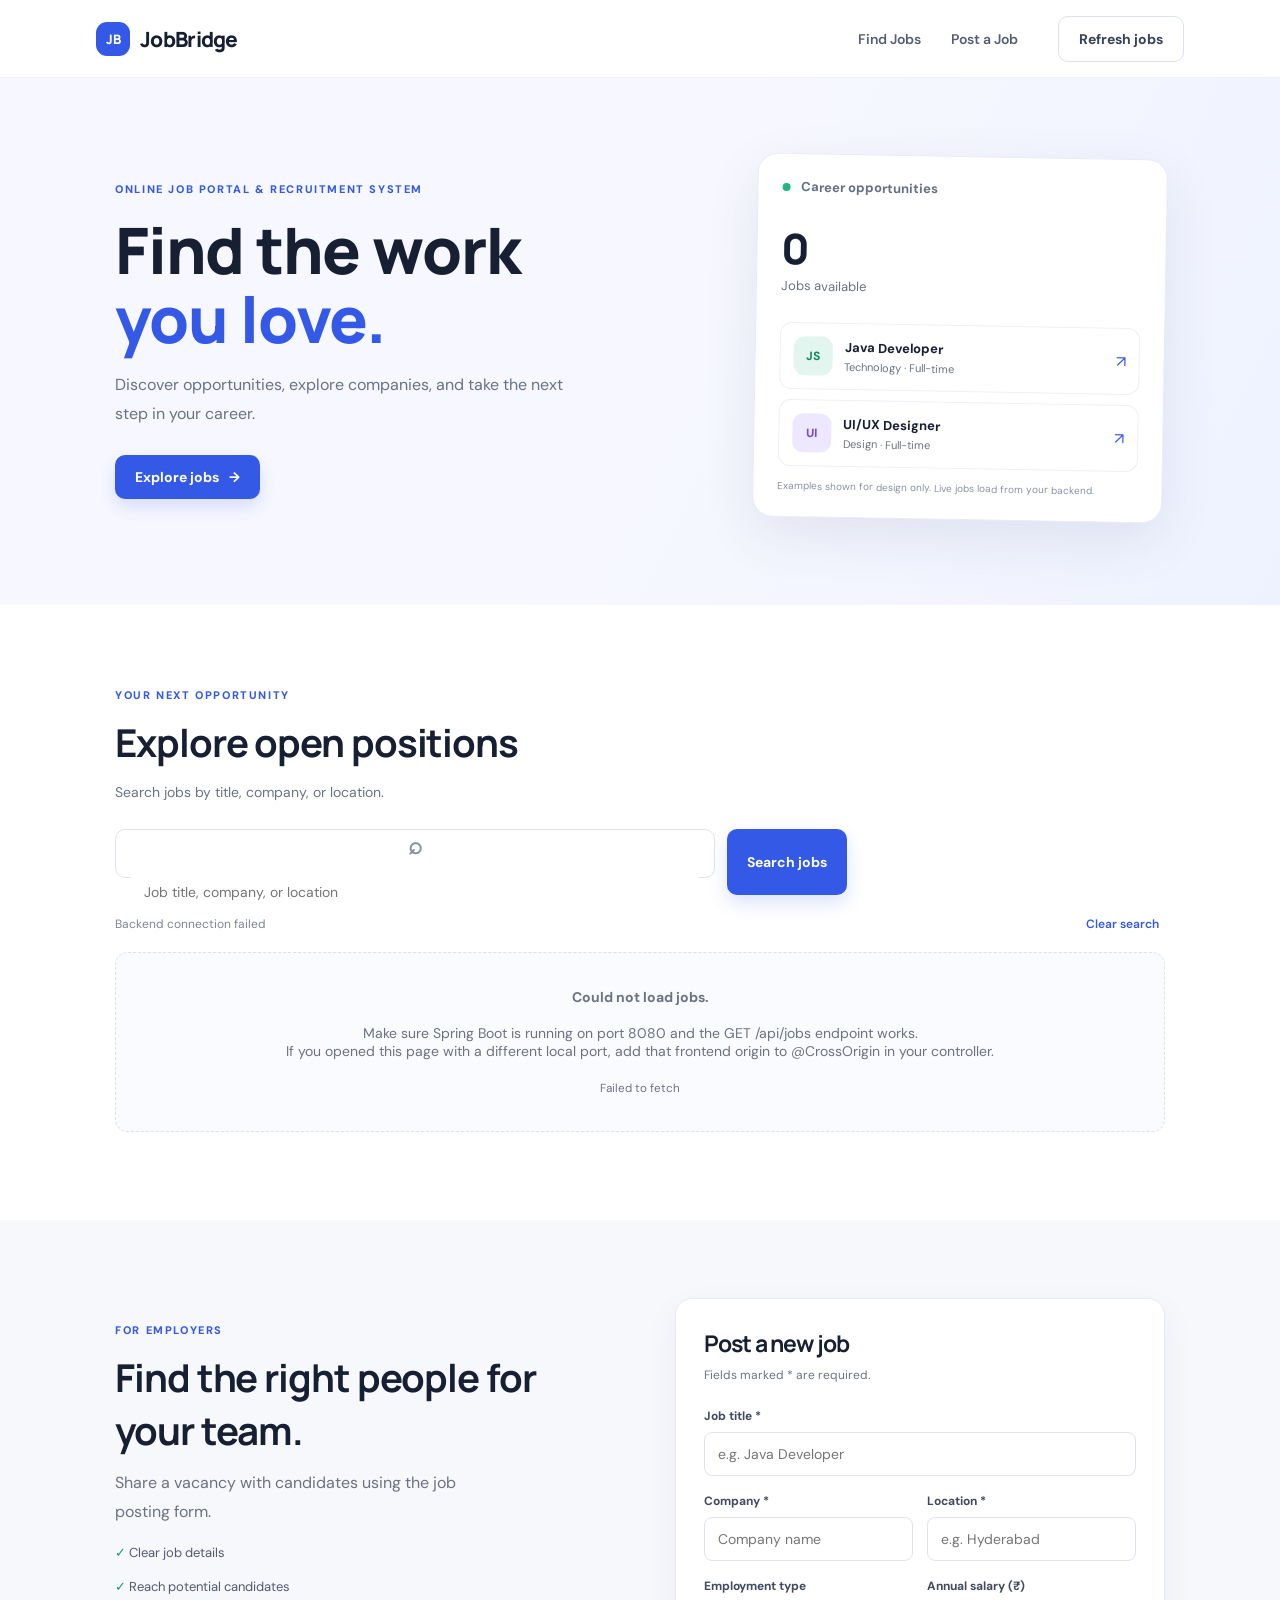
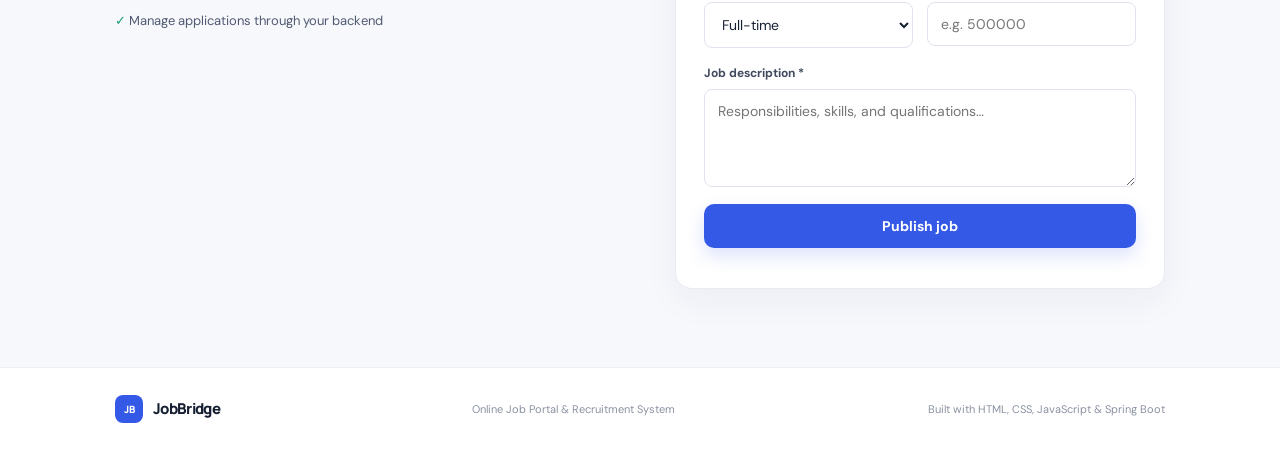
<file: Frontend/Frontend/JobBridge-Frontend/index.html>
<!DOCTYPE html>
<html lang="en">
<head>
  <meta charset="UTF-8" />
  <meta name="viewport" content="width=device-width, initial-scale=1.0" />
  <title>JobBridge | Online Job Portal</title>
  <link rel="stylesheet" href="style.css" />
</head>
<body>
  <header class="topbar">
    <a class="brand" href="#"><span class="brand-icon">JB</span> JobBridge</a>
    <nav>
      <a href="#jobs">Find Jobs</a>
      <a href="#post-job">Post a Job</a>
    </nav>
    <button class="btn btn-outline" id="refreshBtn" type="button">Refresh jobs</button>
  </header>

  <main>
    <section class="hero">
      <div class="hero-content">
        <span class="eyebrow">ONLINE JOB PORTAL & RECRUITMENT SYSTEM</span>
        <h1>Find the work<br /><span>you love.</span></h1>
        <p>Discover opportunities, explore companies, and take the next step in your career.</p>
        <a class="btn btn-primary" href="#jobs">Explore jobs <span aria-hidden="true">→</span></a>
      </div>
      <div class="hero-card">
        <div class="hero-card-top"><span class="live-dot"></span> Career opportunities</div>
        <div class="hero-stat"><strong id="heroJobCount">—</strong><span>Jobs available</span></div>
        <div class="mini-job"><div class="mini-logo">JS</div><div><b>Java Developer</b><small>Technology · Full-time</small></div><span class="mini-arrow">↗</span></div>
        <div class="mini-job"><div class="mini-logo purple">UI</div><div><b>UI/UX Designer</b><small>Design · Full-time</small></div><span class="mini-arrow">↗</span></div>
        <p class="demo-note">Examples shown for design only. Live jobs load from your backend.</p>
      </div>
    </section>

    <section class="search-section" id="jobs">
      <div>
        <span class="eyebrow">YOUR NEXT OPPORTUNITY</span>
        <h2>Explore open positions</h2>
        <p class="muted">Search jobs by title, company, or location.</p>
      </div>
      <div class="search-row">
        <label class="searchbox"><span>⌕</span><input id="searchInput" type="search" placeholder="Job title, company, or location" /></label>
        <button class="btn btn-primary" id="searchBtn" type="button">Search jobs</button>
      </div>
      <div class="status-line"><span id="statusMessage">Connecting to backend…</span><button class="text-button" id="clearSearchBtn" type="button">Clear search</button></div>
      <div class="job-grid" id="jobList">
        <div class="loading-card">Loading available jobs…</div>
      </div>
    </section>

    <section class="post-section" id="post-job">
      <div class="post-intro">
        <span class="eyebrow">FOR EMPLOYERS</span>
        <h2>Find the right people for your team.</h2>
        <p>Share a vacancy with candidates using the job posting form.</p>
        <div class="check-line">✓ Clear job details</div>
        <div class="check-line">✓ Reach potential candidates</div>
        <div class="check-line">✓ Manage applications through your backend</div>
      </div>
      <form id="postJobForm" class="form-card">
        <h3>Post a new job</h3>
        <p class="muted">Fields marked * are required.</p>
        <label>Job title *<input name="title" required placeholder="e.g. Java Developer" /></label>
        <div class="form-two">
          <label>Company *<input name="company" required placeholder="Company name" /></label>
          <label>Location *<input name="location" required placeholder="e.g. Hyderabad" /></label>
        </div>
        <div class="form-two">
          <label>Employment type
            <select name="employmentType">
              <option>Full-time</option><option>Part-time</option><option>Internship</option><option>Contract</option>
            </select>
          </label>
          <label>Annual salary (₹)<input name="salary" type="number" min="0" step="1000" placeholder="e.g. 500000" /></label>
        </div>
        <label>Job description *<textarea name="description" required rows="4" placeholder="Responsibilities, skills, and qualifications…"></textarea></label>
        <button class="btn btn-primary btn-full" type="submit">Publish job</button>
        <p class="form-feedback" id="postFeedback" role="status"></p>
      </form>
    </section>
  </main>

  <footer><a class="brand footer-brand" href="#"><span class="brand-icon">JB</span> JobBridge</a><span>Online Job Portal & Recruitment System</span><span>Built with HTML, CSS, JavaScript & Spring Boot</span></footer>

  <dialog id="applyDialog">
    <form id="applyForm" class="apply-form">
      <button class="dialog-close" id="closeDialog" type="button" aria-label="Close">×</button>
      <span class="eyebrow">TAKE THE NEXT STEP</span>
      <h2>Apply for this job</h2>
      <p class="muted" id="applyJobTitle"></p>
      <input type="hidden" name="jobId" />
      <label>Full name *<input name="applicantName" required placeholder="Your full name" /></label>
      <label>Email address *<input name="applicantEmail" type="email" required placeholder="you@example.com" /></label>
      <label>Resume URL (optional)<input name="resumeUrl" type="url" placeholder="https://..." /></label>
      <button class="btn btn-primary btn-full" type="submit">Submit application</button>
      <p class="form-feedback" id="applyFeedback" role="status"></p>
    </form>
  </dialog>

  <script src="app.js"></script>
</body>
</html>
</file>
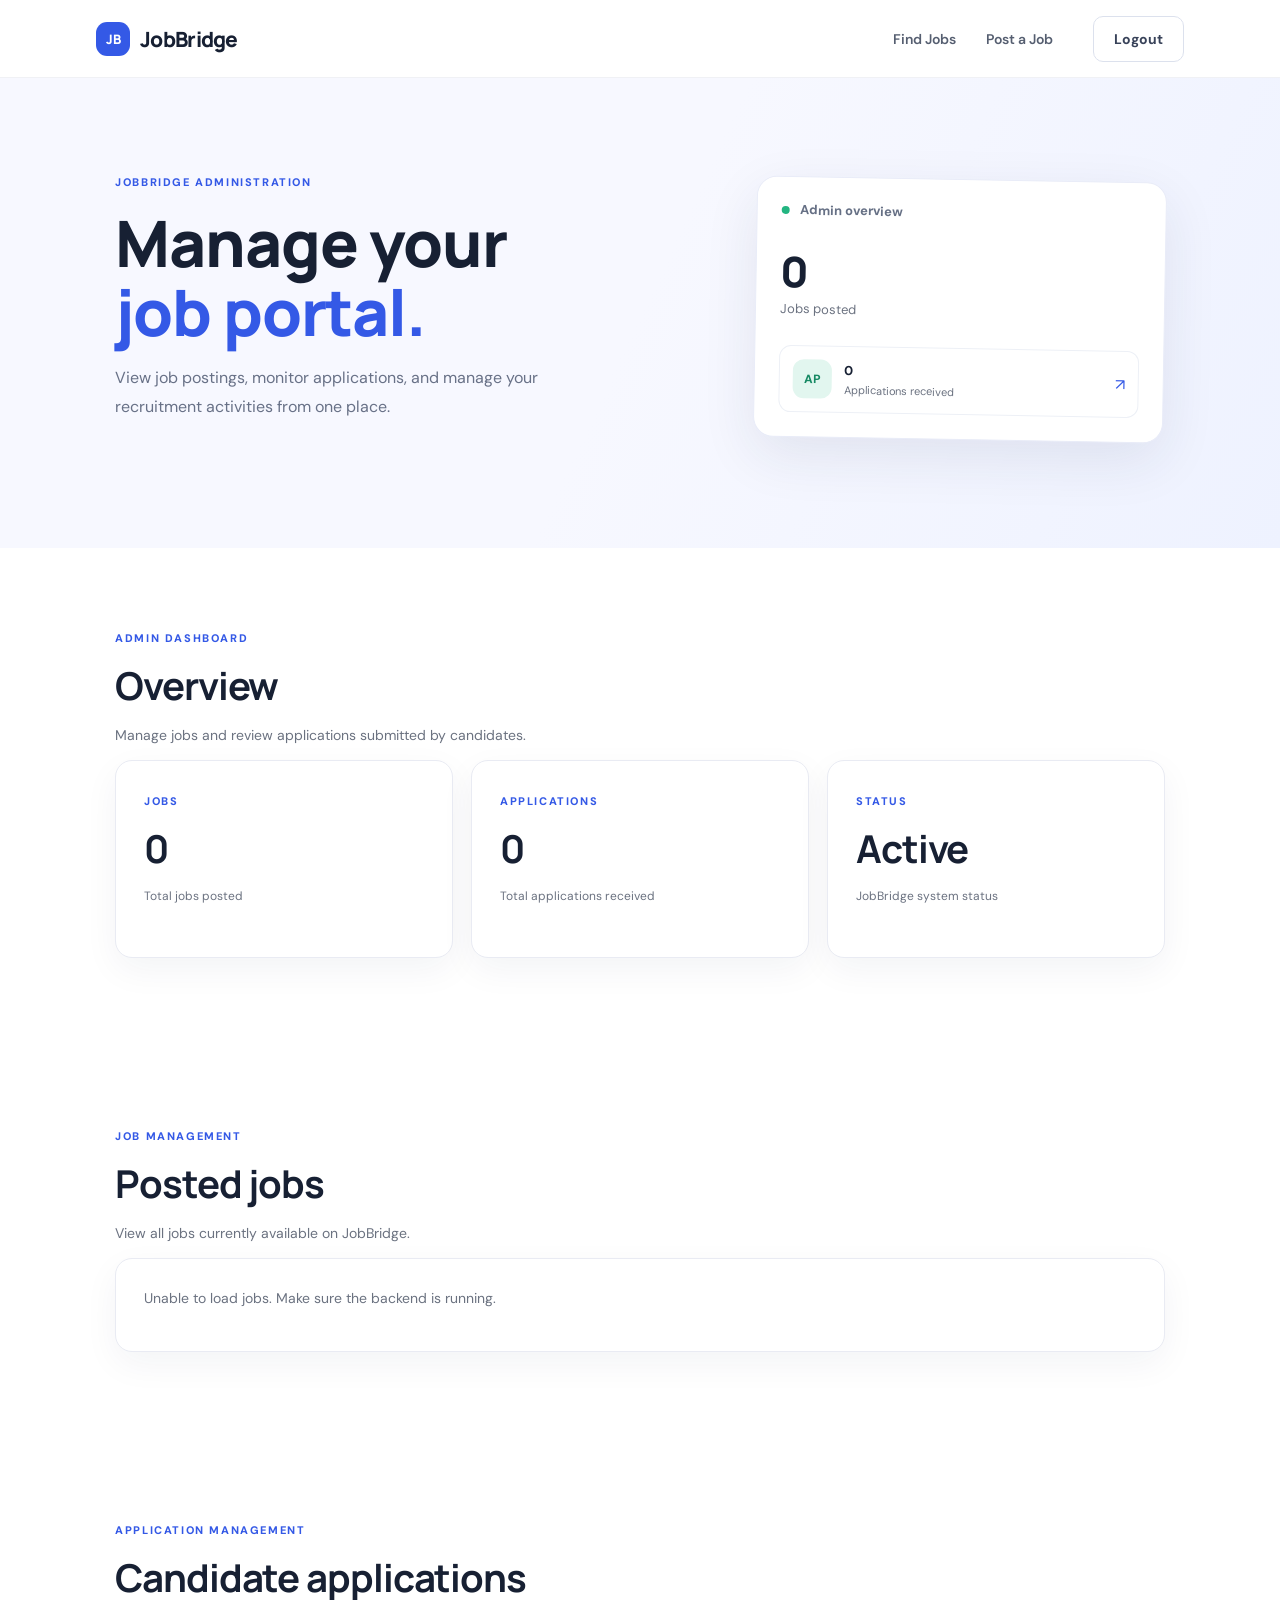
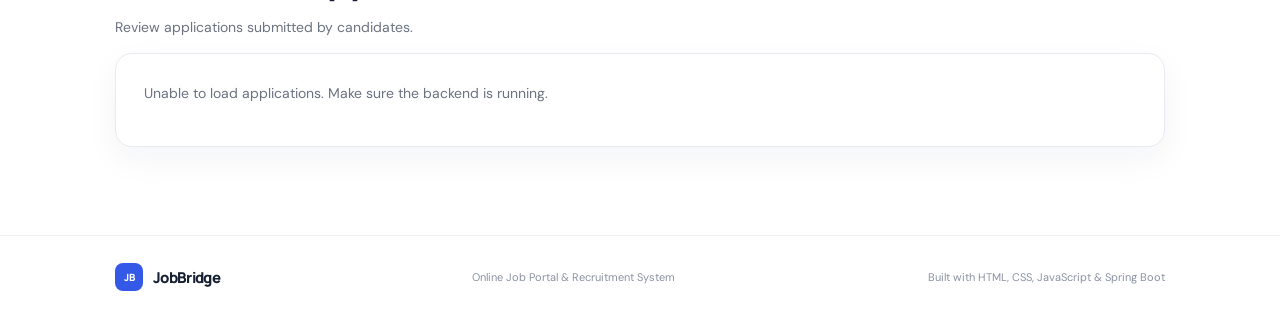
<file: Frontend/Frontend/JobBridge-Frontend/admin.html>
<!DOCTYPE html>
<html lang="en">
<head>
  <meta charset="UTF-8" />
  <meta name="viewport" content="width=device-width, initial-scale=1.0" />

  <title>JobBridge | Admin Dashboard</title>

  <!-- Same CSS used by index.html -->
  <link rel="stylesheet" href="style.css" />
</head>

<body>

  <!-- SAME HEADER STYLE -->
  <header class="topbar">

    <a class="brand" href="index.html">
      <span class="brand-icon">JB</span>
      JobBridge
    </a>

    <nav>
      <a href="index.html">Find Jobs</a>
      <a href="index.html#post-job">Post a Job</a>
    </nav>

    <button class="btn btn-outline" onclick="logout()">
      Logout
    </button>

  </header>


  <main>

    <!-- ADMIN HERO -->
    <section class="hero">

      <div class="hero-content">

        <span class="eyebrow">
          JOBBRIDGE ADMINISTRATION
        </span>

        <h1>
          Manage your<br />
          <span>job portal.</span>
        </h1>

        <p>
          View job postings, monitor applications, and manage your recruitment
          activities from one place.
        </p>

      </div>


      <div class="hero-card">

        <div class="hero-card-top">
          <span class="live-dot"></span>
          Admin overview
        </div>

        <div class="hero-stat">
          <strong id="heroJobCount">0</strong>
          <span>Jobs posted</span>
        </div>

        <div class="mini-job">

          <div class="mini-logo">
            AP
          </div>

          <div>
            <b id="heroApplicationCount">0</b>
            <small>Applications received</small>
          </div>

          <span class="mini-arrow">↗</span>

        </div>

      </div>

    </section>


    <!-- DASHBOARD -->
    <section class="search-section">

      <span class="eyebrow">
        ADMIN DASHBOARD
      </span>

      <h2>
        Overview
      </h2>

      <p class="muted">
        Manage jobs and review applications submitted by candidates.
      </p>


      <!-- STAT CARDS -->

      <div class="job-grid">

        <div class="form-card">

          <span class="eyebrow">
            JOBS
          </span>

          <h2 id="jobCount">
            0
          </h2>

          <p class="muted">
            Total jobs posted
          </p>

        </div>


        <div class="form-card">

          <span class="eyebrow">
            APPLICATIONS
          </span>

          <h2 id="applicationCount">
            0
          </h2>

          <p class="muted">
            Total applications received
          </p>

        </div>


        <div class="form-card">

          <span class="eyebrow">
            STATUS
          </span>

          <h2>
            Active
          </h2>

          <p class="muted">
            JobBridge system status
          </p>

        </div>

      </div>

    </section>


    <!-- JOBS SECTION -->
    <section class="search-section">

      <span class="eyebrow">
        JOB MANAGEMENT
      </span>

      <h2>
        Posted jobs
      </h2>

      <p class="muted">
        View all jobs currently available on JobBridge.
      </p>


      <div class="form-card">

        <div id="jobsContainer">

          <p class="muted">
            Loading jobs...
          </p>

        </div>

      </div>

    </section>


    <!-- APPLICATIONS SECTION -->
    <section class="search-section">

      <span class="eyebrow">
        APPLICATION MANAGEMENT
      </span>

      <h2>
        Candidate applications
      </h2>

      <p class="muted">
        Review applications submitted by candidates.
      </p>


      <div class="form-card">

        <div id="applicationsContainer">

          <p class="muted">
            Loading applications...
          </p>

        </div>

      </div>

    </section>

  </main>


  <!-- SAME FOOTER STYLE -->
  <footer>

    <a class="brand footer-brand" href="index.html">

      <span class="brand-icon">
        JB
      </span>

      JobBridge

    </a>

    <span>
      Online Job Portal & Recruitment System
    </span>

    <span>
      Built with HTML, CSS, JavaScript & Spring Boot
    </span>

  </footer>


  <script>

    const API_BASE = "http://localhost:8080/api";


    // =========================
    // LOAD JOBS
    // =========================

    async function loadJobs() {

      try {

        const response =
          await fetch(API_BASE + "/admin/jobs");

        if (!response.ok) {
          throw new Error("Unable to load jobs");
        }

        const jobs = await response.json();


        document.getElementById("jobCount").textContent =
          jobs.length;

        document.getElementById("heroJobCount").textContent =
          jobs.length;


        const container =
          document.getElementById("jobsContainer");


        if (jobs.length === 0) {

          container.innerHTML =
            "<p class='muted'>No jobs posted yet.</p>";

          return;
        }


        let html = "";


        jobs.forEach(job => {

          html += `

            <div class="mini-job">

              <div class="mini-logo">
                ${job.company
                  ? job.company.substring(0, 2).toUpperCase()
                  : "JB"}
              </div>

              <div>

                <b>
                  ${job.title}
                </b>

                <small>
                  ${job.company} · ${job.location}
                </small>

                <small>
                  ${job.employmentType || "Full-time"}
                </small>

              </div>

            </div>

          `;

        });


        container.innerHTML = html;

      }

      catch (error) {

        console.error(error);

        document.getElementById("jobsContainer").innerHTML =
          "<p class='muted'>Unable to load jobs. Make sure the backend is running.</p>";

      }

    }



    // =========================
    // LOAD APPLICATIONS
    // =========================

    async function loadApplications() {

      try {

        const response =
          await fetch(API_BASE + "/admin/applications");


        if (!response.ok) {
          throw new Error("Unable to load applications");
        }


        const applications =
          await response.json();


        document.getElementById("applicationCount").textContent =
          applications.length;


        document.getElementById("heroApplicationCount").textContent =
          applications.length;


        const container =
          document.getElementById("applicationsContainer");


        if (applications.length === 0) {

          container.innerHTML =
            "<p class='muted'>No applications received yet.</p>";

          return;

        }


        let html = "";


        applications.forEach(application => {

          html += `

            <div class="mini-job">

              <div class="mini-logo purple">
                ${application.applicantName
                  ? application.applicantName.substring(0, 2).toUpperCase()
                  : "AP"}
              </div>


              <div>

                <b>
                  ${application.applicantName}
                </b>

                <small>
                  ${application.applicantEmail}
                </small>

                <small>
                  Phone: ${application.applicantPhone || "Not provided"}
                </small>

                <small>
                  Status: ${application.status || "NEW"}
                </small>

              </div>

            </div>

          `;

        });


        container.innerHTML = html;

      }


      catch (error) {

        console.error(error);

        document.getElementById("applicationsContainer").innerHTML =
          "<p class='muted'>Unable to load applications. Make sure the backend is running.</p>";

      }

    }



    // =========================
    // LOGOUT
    // =========================

    function logout() {

      window.location.href = "index.html";

    }



    // =========================
    // START DASHBOARD
    // =========================

    loadJobs();

    loadApplications();

  </script>

</body>
</html>
</file>
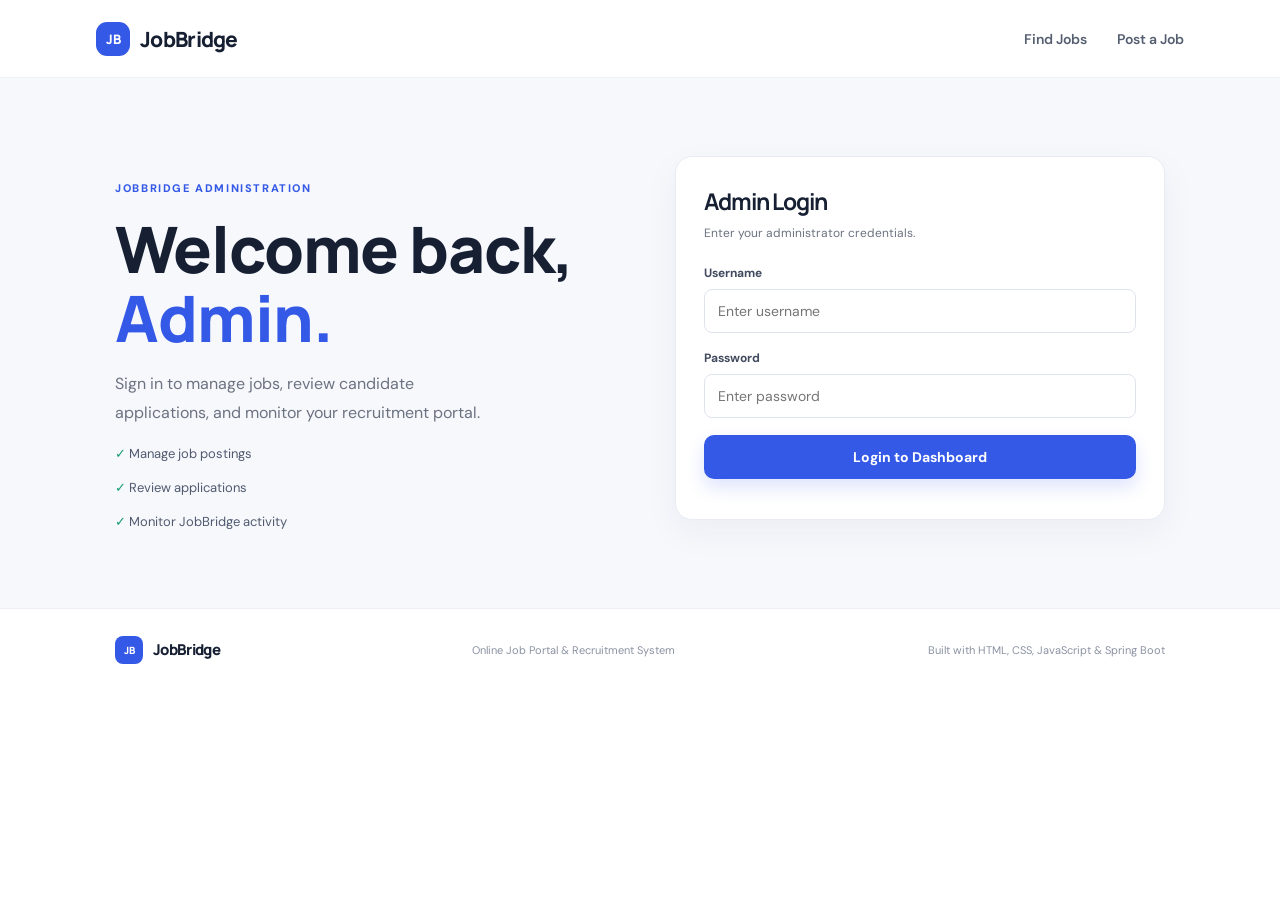
<file: Frontend/Frontend/JobBridge-Frontend/adminlogin.html>
<!DOCTYPE html>
<html lang="en">

<head>

  <meta charset="UTF-8">

  <meta name="viewport"
        content="width=device-width, initial-scale=1.0">

  <title>JobBridge | Admin Login</title>

  <link rel="stylesheet" href="style.css">

</head>


<body>

  <!-- HEADER -->

  <header class="topbar">

    <a class="brand" href="index.html">

      <span class="brand-icon">
        JB
      </span>

      JobBridge

    </a>

    <nav>

      <a href="index.html">
        Find Jobs
      </a>

      <a href="index.html#post-job">
        Post a Job
      </a>

    </nav>

  </header>


  <!-- LOGIN SECTION -->

  <main>

    <section class="post-section">

      <div class="post-intro">

        <span class="eyebrow">
          JOBBRIDGE ADMINISTRATION
        </span>

        <h1>
          Welcome back,<br>
          <span>Admin.</span>
        </h1>

        <p>
          Sign in to manage jobs, review candidate applications,
          and monitor your recruitment portal.
        </p>

        <div class="check-line">
          ✓ Manage job postings
        </div>

        <div class="check-line">
          ✓ Review applications
        </div>

        <div class="check-line">
          ✓ Monitor JobBridge activity
        </div>

      </div>


      <!-- LOGIN FORM -->

      <form id="adminLoginForm"
            class="form-card">

        <h3>
          Admin Login
        </h3>

        <p class="muted">
          Enter your administrator credentials.
        </p>


        <label>

          Username

          <input
            type="text"
            id="username"
            required
            placeholder="Enter username">

        </label>


        <label>

          Password

          <input
            type="password"
            id="password"
            required
            placeholder="Enter password">

        </label>


        <button
          class="btn btn-primary btn-full"
          type="submit">

          Login to Dashboard

        </button>


        <p
          class="form-feedback"
          id="loginFeedback"
          role="status">
        </p>

      </form>

    </section>

  </main>


  <!-- FOOTER -->

  <footer>

    <a class="brand footer-brand"
       href="index.html">

      <span class="brand-icon">
        JB
      </span>

      JobBridge

    </a>

    <span>
      Online Job Portal & Recruitment System
    </span>

    <span>
      Built with HTML, CSS, JavaScript & Spring Boot
    </span>

  </footer>


  <!-- JAVASCRIPT -->

  <script>

    const API_BASE =
     "http://localhost:8080/api";


    document
      .getElementById("adminLoginForm")
      .addEventListener("submit", async function(event) {

        event.preventDefault();


        const username =
          document.getElementById("username").value.trim();

        const password =
          document.getElementById("password").value;


        const feedback =
          document.getElementById("loginFeedback");


        feedback.textContent =
          "Checking login...";


        try {

          const response =
            await fetch(API_BASE + "/admin/login", {

              method: "POST",

              headers: {
                "Content-Type": "application/json"
              },

              body: JSON.stringify({
                username: username,
                password: password
              })

            });


          const result =
            await response.json();


          if (result.success) {

            // Remember login for this browser session

            sessionStorage.setItem(
              "adminLoggedIn",
              "true"
            );


            feedback.textContent =
              "Login successful. Opening dashboard...";


            setTimeout(function() {

              window.location.href =
                "admin.html";

            }, 500);


          } else {

            feedback.textContent =
              "Invalid username or password.";

          }

        }

        catch (error) {

          console.error(error);

          feedback.textContent =
            "Unable to connect to backend. Make sure Spring Boot is running.";

        }

      });

  </script>

</body>

</html>
</file>
<file: Frontend/Frontend/JobBridge-Frontend/style.css>
@import url('https://fonts.googleapis.com/css2?family=DM+Sans:wght@400;500;600;700&family=Manrope:wght@400;500;600;700;800&display=swap');
:root{--ink:#172033;--muted:#6b7280;--blue:#3459e6;--blue-dark:#2444c7;--pale:#eef2ff;--line:#e6e9f2;--white:#fff;--green:#159b72;--shadow:0 18px 55px rgba(30,43,83,.09)}
*{box-sizing:border-box}html{scroll-behavior:smooth}body{margin:0;font-family:'DM Sans',sans-serif;color:var(--ink);background:#fff}a{color:inherit;text-decoration:none}.topbar{height:78px;padding:0 7.5%;display:flex;align-items:center;gap:40px;border-bottom:1px solid #f0f1f5;background:rgba(255,255,255,.94);position:sticky;top:0;z-index:5}.brand{display:flex;align-items:center;gap:10px;font:800 21px Manrope,sans-serif;letter-spacing:-.7px}.brand-icon{width:34px;height:34px;border-radius:11px;background:var(--blue);color:white;display:grid;place-items:center;font-size:13px;letter-spacing:0}.topbar nav{display:flex;gap:30px;margin-left:auto;color:#555e70;font-size:14px;font-weight:600}.topbar nav a:hover{color:var(--blue)}.btn{border:0;border-radius:10px;padding:13px 20px;font:700 14px 'DM Sans',sans-serif;cursor:pointer;transition:.2s;display:inline-flex;align-items:center;justify-content:center;gap:10px}.btn-primary{background:var(--blue);color:white;box-shadow:0 8px 18px rgba(52,89,230,.17)}.btn-primary:hover{background:var(--blue-dark);transform:translateY(-1px)}.btn-outline{background:white;border:1px solid #dce1ed;color:#384259}.btn-outline:hover{border-color:var(--blue);color:var(--blue)}main{overflow:hidden}.hero{padding:78px 9% 85px;min-height:470px;background:linear-gradient(115deg,#f7f8ff 0%,#f7f8ff 50%,#eef2ff 100%);display:flex;align-items:center;justify-content:space-between;gap:60px}.hero-content{max-width:540px}.eyebrow{font-size:11px;letter-spacing:1.6px;font-weight:800;color:var(--blue)}h1,h2,h3,p{margin-top:0}h1,h2,h3{font-family:Manrope,sans-serif;letter-spacing:-1.1px}h1{font-size:clamp(42px,5vw,66px);line-height:1.08;margin:17px 0 18px;font-weight:800}h1 span{color:var(--blue)}.hero-content p{color:#687187;line-height:1.8;max-width:450px;margin-bottom:27px;font-size:16px}.hero-card{width:min(410px,43%);background:#fff;border:1px solid #e9ecf8;border-radius:20px;padding:24px;box-shadow:var(--shadow);transform:rotate(1deg)}.hero-card-top{font-size:13px;font-weight:700;color:#667085}.live-dot{display:inline-block;width:8px;height:8px;border-radius:50%;background:#23b581;margin-right:7px}.hero-stat{display:flex;flex-direction:column;padding:24px 0 18px}.hero-stat strong{font:800 42px Manrope;color:var(--ink)}.hero-stat span{font-size:13px;color:var(--muted)}.mini-job{display:flex;align-items:center;gap:12px;border:1px solid #edf0f6;border-radius:12px;padding:13px;margin-top:10px}.mini-logo{width:39px;height:39px;border-radius:11px;background:#e2f6ef;color:#168963;display:grid;place-items:center;font-size:12px;font-weight:800}.mini-logo.purple{background:#eee8ff;color:#7350c8}.mini-job div:nth-child(2){display:flex;flex-direction:column;gap:4px}.mini-job b{font-size:13px}.mini-job small{font-size:11px;color:var(--muted)}.mini-arrow{margin-left:auto;color:var(--blue)}.demo-note{font-size:10px;color:#8a91a2;margin:13px 0 0}.search-section{padding:78px 9% 88px}.search-section h2,.post-intro h2{font-size:clamp(29px,3vw,39px);margin:12px 0}.muted{color:var(--muted);font-size:14px;line-height:1.6}.search-row{display:flex;gap:12px;margin:26px 0 14px}.searchbox{height:49px;border:1px solid #dfe3ed;border-radius:10px;display:flex;align-items:center;gap:10px;padding:0 15px;flex:1;max-width:600px}.searchbox span{font-size:24px;color:#8790a4}.searchbox input{border:0;outline:0;width:100%;font:14px 'DM Sans',sans-serif}.status-line{display:flex;align-items:center;justify-content:space-between;color:#7c8495;font-size:12px;min-height:30px;margin-bottom:13px}.text-button{border:0;background:transparent;color:var(--blue);cursor:pointer;font:600 12px 'DM Sans',sans-serif}.job-grid{display:grid;grid-template-columns:repeat(3,minmax(0,1fr));gap:18px}.job-card{border:1px solid var(--line);border-radius:15px;padding:22px;transition:.2s;background:white;display:flex;flex-direction:column;min-height:260px}.job-card:hover{border-color:#b9c5ff;box-shadow:var(--shadow);transform:translateY(-3px)}.job-card-head{display:flex;align-items:flex-start;gap:12px}.company-mark{width:43px;height:43px;flex-shrink:0;border-radius:12px;background:var(--pale);color:var(--blue);display:grid;place-items:center;font-weight:800}.job-card h3{font-size:17px;letter-spacing:-.4px;margin:1px 0 6px}.company-name{font-size:13px;color:#737b8d}.job-tags{display:flex;flex-wrap:wrap;gap:7px;margin:17px 0}.tag{background:#f4f6fb;border-radius:6px;padding:6px 9px;font-size:11px;color:#596174}.job-description{font-size:12px;color:#737b8d;line-height:1.65;margin:0 0 18px;display:-webkit-box;-webkit-line-clamp:3;-webkit-box-orient:vertical;overflow:hidden}.job-card-bottom{display:flex;align-items:center;justify-content:space-between;gap:10px;margin-top:auto;padding-top:13px;border-top:1px solid #f0f1f5}.salary{font-size:12px;font-weight:700}.apply-btn{border:0;background:#eef2ff;color:var(--blue);border-radius:8px;padding:9px 12px;font-weight:700;font-size:12px;cursor:pointer}.apply-btn:hover{background:var(--blue);color:white}.loading-card,.empty-state{grid-column:1/-1;padding:35px;text-align:center;background:#fafbff;border:1px dashed #dce1ef;border-radius:13px;color:var(--muted);font-size:14px}.post-section{background:#f7f8fc;padding:78px 9%;display:grid;grid-template-columns:1fr 1fr;gap:70px;align-items:start}.post-intro{padding-top:20px}.post-intro p{color:var(--muted);line-height:1.8;max-width:390px}.check-line{font-size:13px;color:#505a70;margin-top:17px}.check-line:first-letter{color:var(--green)}.form-card{background:white;border:1px solid #e9ebf3;border-radius:17px;padding:28px;box-shadow:0 12px 35px rgba(28,40,77,.05)}.form-card h3{font-size:23px;margin-bottom:7px}.form-card>.muted{font-size:12px;margin-bottom:22px}label{display:flex;flex-direction:column;gap:8px;font-size:12px;font-weight:700;color:#414a5e;margin-bottom:17px}input,textarea,select{font:14px 'DM Sans',sans-serif;color:var(--ink);background:white;border:1px solid #dfe3ed;border-radius:8px;padding:12px 13px;outline:none;width:100%}input:focus,textarea:focus,select:focus{border-color:#7f95ff;box-shadow:0 0 0 3px #eef1ff}textarea{resize:vertical}.form-two{display:grid;grid-template-columns:1fr 1fr;gap:14px}.btn-full{width:100%}.form-feedback{font-size:12px;line-height:1.5;margin:12px 0 0;color:var(--green)}.form-feedback.error{color:#c0394b}footer{padding:27px 9%;display:flex;align-items:center;justify-content:space-between;gap:20px;color:#8a91a1;font-size:11px;border-top:1px solid #eff0f5}.footer-brand{font-size:15px;color:var(--ink)}.footer-brand .brand-icon{width:28px;height:28px;border-radius:8px;font-size:10px}dialog{border:0;border-radius:17px;padding:0;width:min(470px,calc(100% - 30px));box-shadow:0 25px 80px rgba(16,24,40,.25)}dialog::backdrop{background:rgba(17,24,39,.48);backdrop-filter:blur(3px)}.apply-form{padding:32px;position:relative}.apply-form h2{font-size:28px;margin:10px 0 6px}.dialog-close{position:absolute;right:18px;top:15px;border:0;background:#f3f4f8;border-radius:50%;width:30px;height:30px;font-size:22px;cursor:pointer;color:#555}.apply-form .muted{margin-bottom:22px}
@media(max-width:900px){.hero{padding:60px 6%;gap:30px}.search-section,.post-section{padding-left:6%;padding-right:6%}.job-grid{grid-template-columns:repeat(2,minmax(0,1fr))}.post-section{gap:35px}.topbar{padding:0 5%}}@media(max-width:640px){.topbar{height:67px;gap:12px}.topbar nav{display:none}.topbar .btn{margin-left:auto;padding:10px 12px;font-size:12px}.hero{padding:48px 6%;display:block}.hero-card{width:100%;margin-top:38px;transform:none}.search-section{padding-top:52px;padding-bottom:55px}.search-row{align-items:stretch;flex-direction:column}.searchbox{max-width:none}.job-grid{grid-template-columns:1fr}.post-section{padding-top:52px;padding-bottom:52px;grid-template-columns:1fr;gap:25px}.form-two{grid-template-columns:1fr;gap:0}.form-card{padding:22px}.footer-brand{display:none}footer{padding:23px 6%;align-items:flex-start;flex-direction:column;gap:8px}}
</file>
